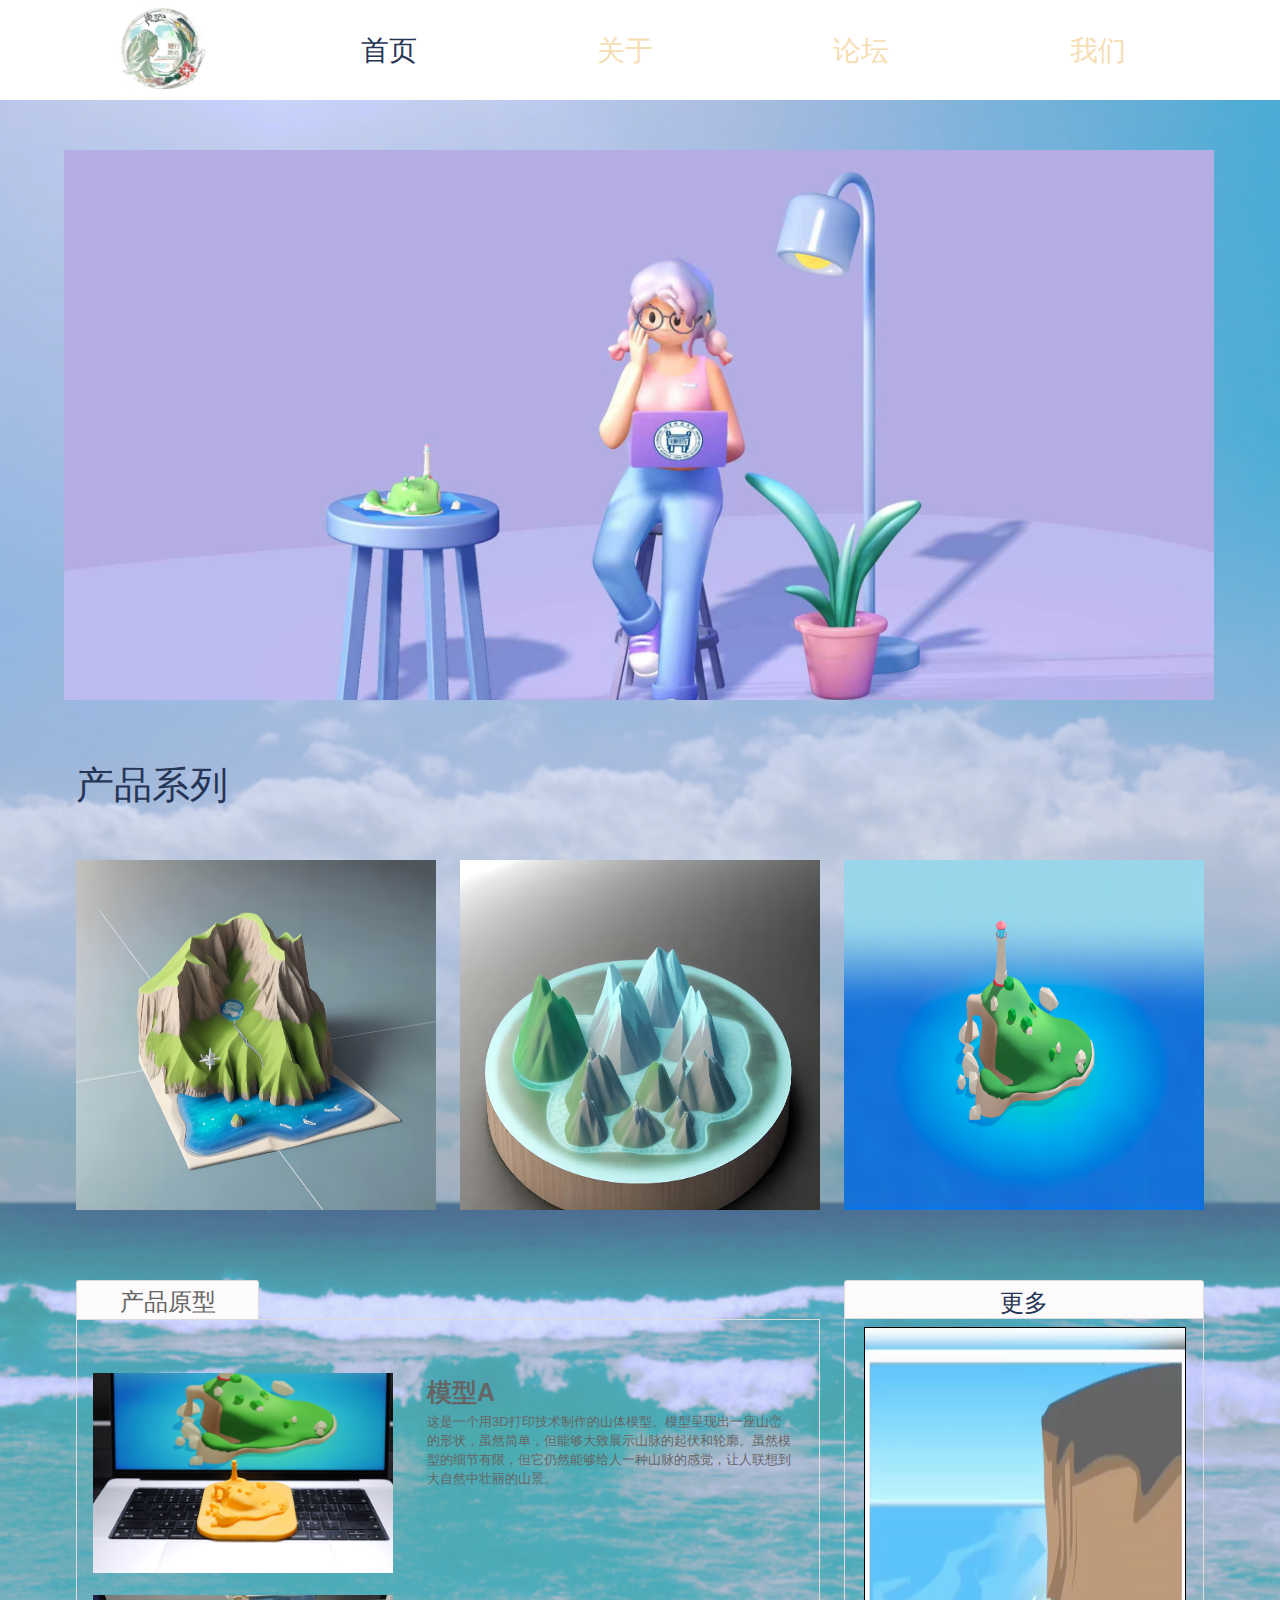
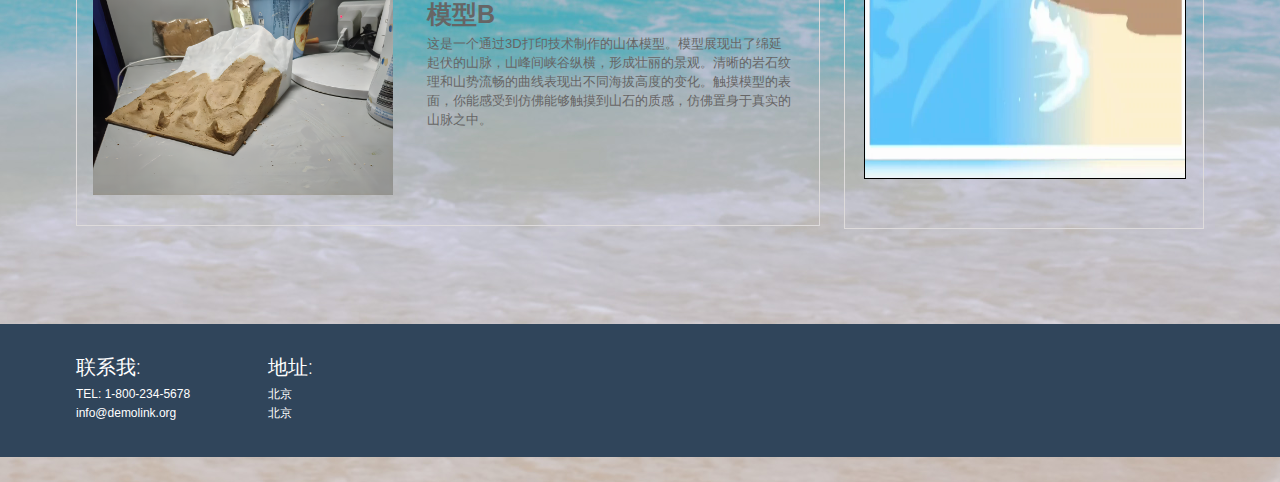
<file: webforschool0.2/index.html>
<!DOCTYPE html>
<html lang="en">

<head>
	<title>首页</title>
	<meta charset="utf-8">
	<link rel="stylesheet" href="css/style.css">
	<link rel="stylesheet" href="css/slider.css">
	<style>
		#counter {
			width: 1150px;
			height: 600px;
			position: relative;
			overflow: hidden;
		}

		#list {
			width: 3600px;
			height: 500px;
			position: absolute;
			z-index: 1;
		}

		#list img {
			margin-top: 50px;
			width: 1150px;
			height: 600px;
			float: left;
		}

		.arrow {
			position: absolute;
			top: 50%;
			text-decoration: none;
			z-index: 2;
			display: none;
			width: 40px;
			height: 40px;
			font-size: 36px;
			font-weight: bold;
			line-height: 39px;
			text-align: center;
			color: #fff;
			background-color: rgba(0, 0, 0, 1);
			cursor: pointer;
		}

		.arrow:hover {
			background-color: rgba(0, 0, 0, 0.8);
		}

		#counter:hover .arrow {
			display: block;
		}

		#pre {
			left: 20px;
		}

		#next {
			right: 20px;
		}

		#list {
			transition: left 1s;
		}

		.list {
			transition: left 0.1s;
		}

		#buttons {
			position: absolute;
			height: 10px;
			width: 120px;
			left: 250px;
			bottom: 20px;
			z-index: 2;
		}

		#buttons span {
			border: 1px solid #FFFFFF;
			border-radius: 5px;
			float: left;
			width: 10px;
			height: 10px;
			background-color: #333;
			margin-right: 5px;
			cursor: pointer;
		}

		#buttons .on {
			background: orangered;
		}
	</style>

</head>

<body class="page1">
	<!--==============================header===============================-->
	<header>
		<div class="container_12">

			<div class="menu_block">
				<nav class="">
					<ul class="sf-menu">
						<h1>
							<a href="./index.html">
								<img src="./images/logo.jpg" alt="logo图片">
							</a>
						</h1>
						<li><a style="color: #263555;" href="index.html">首页</a></li>
						<li><a href="about.html">关于</a></li>
						<li><a href="delicacies.html">论坛</a></li>
						<li><a href="">我们</a></li>
					</ul>
				</nav>
				<div class="clear"></div>
			</div>
			<div class="clear"></div>
		</div>
	</header>

	<div class="main">
		<!--=======content================================-->

		<div class="content">
			<div class="container_12">
				<div class="container_12">
					<div id="counter">
						<div id="list" style="left:0px;">
							<!-- 设置初始偏移量为0px -->
							<img src="images/un1.png" alt="1">
							<img src="images/un2.png" alt="2">
							<img src="images/un3.png" alt="3">
							<img src="images/slide2.jpg" alt="2">
							<img src="images/slide3.jpg" alt="3">
							<img src="images/slide3.jpg" alt="3">
						</div>
						<!-- 图片两边的左右点击切换图片按钮 -->
						<a href="javascript:;" id="pre" class="arrow">&lt;</a>
						<a href="javascript:;" id="next" class="arrow">&gt;</a>
					</div>
				</div>
				<div class="grid_12">
					<h3>产品系列</h3>
				</div>
				<div class="boxes">
					<!-- 跳转的地址回头改一下 -->
					<a href="./about.html">
						<div class="grid_4">
							<figure>
								<div><img src="images/slide1(1).png" alt="" style="height: 350px;"></div>
								<figcaption>
									<h3>浅水岛屿</h3>
									海风轻拂，蓝天白云映照着那片浩渺无垠的海洋。在这片广袤的水域中，孤立而独特的岛屿傲然屹立。它们就像大自然的珍宝，被蓝色的海水环抱，彷佛是大海恩赐给人类的礼物。
								</figcaption>
							</figure>
						</div>
					</a>
					<!-- 跳转的地址回头改一下 -->
					<a href="./about.html">
						<div class="grid_4">
							<figure>
								<div><img src="images/in01.png" alt="" style="height: 350px;"></div>
								<figcaption>
									<h3>群山之巅</h3>
									高耸入云的群山，仿佛是大地与天空之间的壮丽桥梁。它们雄伟而峻峭，山脉起伏如巨龙蜿蜒，将大地分割成一片片神秘而壮丽的景色。

								</figcaption>
							</figure>
						</div>
					</a>
					<!-- 跳转的地址回头改一下 -->
					<a href="./about.html">
						<div class="grid_4">
							<figure>
								<div><img src="images/in03(1).png" alt="" style="height: 350px;"></div>
								<figcaption>
									<h3>灯塔岛屿</h3>
									那如画的地方，迷人的景色常让人心醉。当黄昏染红天际，最后一缕余晖洒在岛上，将其笼罩在温暖的光芒中。夜晚降临时，岛上的灯塔开始闪烁，犹如明珠般璀璨夺目，远远地就可以看到它散发出的柔和光线。这束光芒穿越黑暗的海洋，宛如一道生命的纽带，将孤寂的航行者与大地紧密相连。
								</figcaption>
							</figure>
						</div>
					</a>
					<div class="clear"></div>
				</div>
				<div class="grid_8">
					<div id="tabs">
						<ul>
							<li><a href="#tabs-1">产品原型</a></li>
						</ul>
						<div class="clear"></div>
						<div class="tab_cont" id="tabs-1">
							<!-- 跳转的地址回头改一下 -->
							<a href="./about.html">
								<img src="images/slide3.png" style="width: 300px;height: 200px;">
								<div class="extra_wrapper">
									<div style="margin-bottom: 10px;">
										<b style="font-size: 25px;">模型A</b>
									</div>
									<p>
										这是一个用3D打印技术制作的山体模型。模型呈现出一座山峦的形状，虽然简单，但能够大致展示山脉的起伏和轮廓。虽然模型的细节有限，但它仍然能够给人一种山脉的感觉，让人联想到大自然中壮丽的山景。
									</p>


									<div class="clear "></div>

								</div>
							</a>
							<div class="clear cl1"></div>
							<!-- 跳转的地址回头改一下 -->
							<a href="./about.html">
								<img src="images/slide2.png" style="width: 300px;height: 200px;">
								<div class="extra_wrapper">
									<div style="margin-bottom: 10px;">
										<b style="font-size: 25px;">模型B</b>
									</div>
									这是一个通过3D打印技术制作的山体模型。模型展现出了绵延起伏的山脉，山峰间峡谷纵横，形成壮丽的景观。清晰的岩石纹理和山势流畅的曲线表现出不同海拔高度的变化。触摸模型的表面，你能感受到仿佛能够触摸到山石的质感，仿佛置身于真实的山脉之中。
									<div class="clear"></div>

									<div class="clear "></div>

								</div>
							</a>
						</div>
					</div>
				</div>

				<div class="grid_4">
					<!-- 跳转的地址回头改一下 -->
					<a href="./about.html">
						<div class="newsletter_title">更多</div>
						<div class="n_container">
							<img src="./images/left.png"
								style="width: 400px;height: 450px;border: 1px solid #000;margin-top: 8px;">
						</div>
					</a>
				</div>
				<div class="clear"></div>
			</div>
		</div>

		<!--==============================footer=================================-->

	</div>
	<footer>
		<div class="bottom_block">
			<div class="container_12">
				<div class="grid_2">
					<h4>联系我:</h4>
					TEL: 1-800-234-5678<br><a href="#">info@demolink.org</a>

				</div>
				<div class="grid_2">
					<h4>地址:</h4>
					北京<br><a href="#">北京</a>

				</div>
				<div class="clear"></div>
			</div>
		</div>


	</footer>

	<script type="text/javascript">
		var counter = document.getElementById("counter");
		var list = document.getElementById("list");
		var pre = document.getElementById("pre");
		var next = document.getElementById("next");
		var timer;

		//html与js结合式书写 : 变量名.style.left=数值
		var nextlist = parseInt(list.style.left); //接收偏移量的值

		//偏移量的改变
		function animals(offset) {
			var newlist = parseInt(list.style.left) + offset; //定义参数随时传递新的偏移量值
			list.style.left = newlist + 'px'; //偏移量需要单位‘像素px’，否则计算机识别不出，图片将不会移动位置
			//到达最后一张时，点击右耳朵则返回到第一张
			if (newlist < -3001) {
				list.style.left = 0 + 'px';
				list.setAttribute('class', 'list');
			}
			//在第一张时，点左耳朵则返回到最后一张
			if (newlist > 0) {
				list.style.left = -3000 + 'px';
				list.setAttribute('class', 'list');
			}
		}
		// 点击左右耳朵触发函数
		pre.onclick = function () {
			animals(1150) //点击左边耳朵，图片往左移一张，偏移量加600
		}
		next.onclick = function () {
			animals(-1150) //点击右边耳朵，图片往右移一张，偏移量减600
		}
		// 开始定时器
		function start() {
			timer = setInterval(function () {
				next.onclick()
			}, 2000);
		}
		start();
		// 关闭定时器
		function stop() {
			clearInterval(timer);
		}
		// 鼠标移出时,开始定时器
		counter.onmouseleave = start;
		// 鼠标移入时,关闭定时器
		counter.onmouseenter = stop;
	</script>
</body>

</html>
</file>
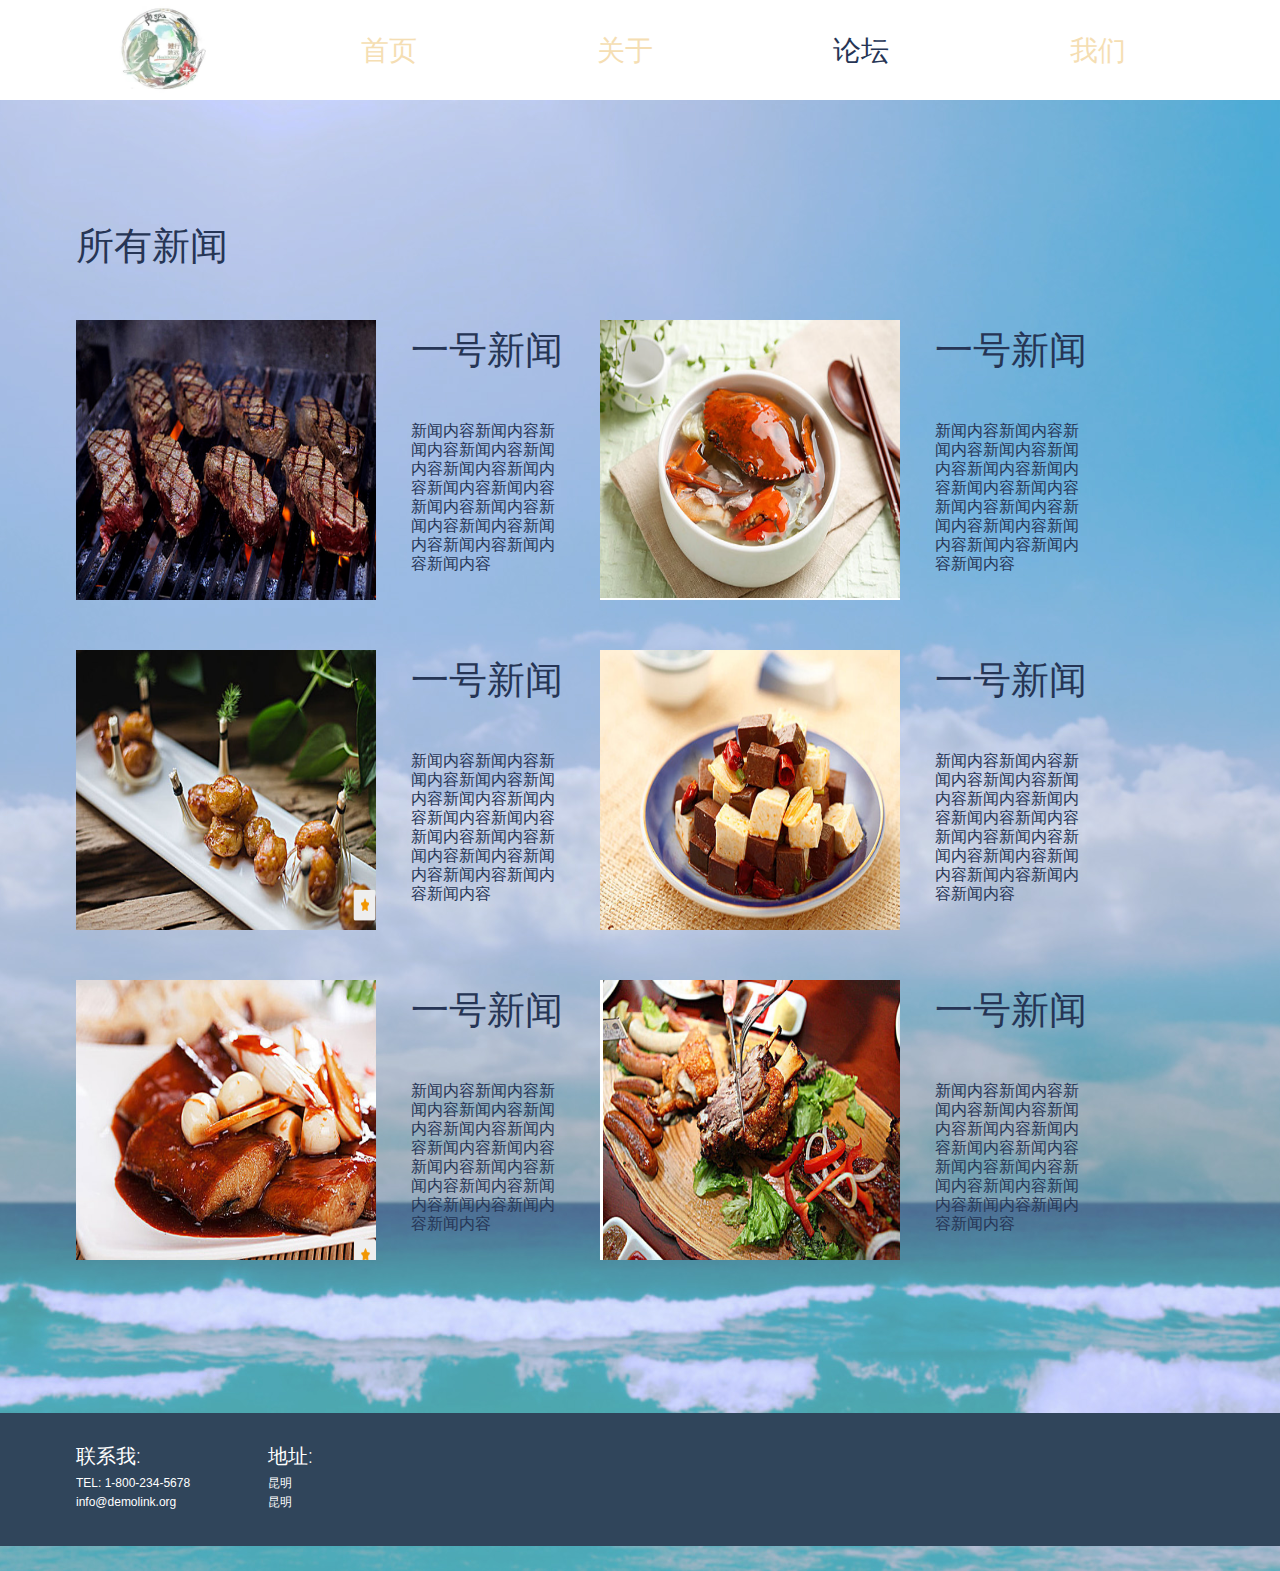
<file: webforschool0.2/delicacies.html>
<!DOCTYPE html>
<html lang="en">

<head>
	<title>Tours</title>
	<meta charset="utf-8">
	<link rel="stylesheet" href="css/style.css">

	<style>
		.img_inner {
			width: 300px;
			height: 280px;
		}
	</style>
</head>

<body class="">
	<!--==============================header=================================-->
	<header>
		<div class="container_12">

			<div class="menu_block">
				<nav class="">
					<ul class="sf-menu">
						<h1>
							<a href="./index.html">
								<img src="./images/logo.jpg" alt="logo图片">
							</a>
						</h1>
						<li><a href="index.html">首页</a></li>
						<li><a href="about.html">关于</a></li>
						<li><a style="color: #263555;" href="delicacies.html">论坛</a></li>
						<li><a href="">我们</a></li>
					</ul>
				</nav>
				<div class="clear"></div>
			</div>
			<div class="clear"></div>
		</div>
	</header>

	<div class="main">
		<!--=======content================================-->

		<div class="content">
			<div class="container_12">
				<div class="grid_10">
					<h3>所有新闻</h3>
					<div class="tours" style="width: 1500px;">
						<div class="grid_4 alpha" style="width: 500px;">
							<div class="tour">
								<img src="images/m7.png" alt="" class="img_inner fleft">
								<div class="extra_wrapper">

									<h3>一号新闻</h3>
									<p class="text1">
										新闻内容新闻内容新闻内容新闻内容新闻内容新闻内容新闻内容新闻内容新闻内容新闻内容新闻内容新闻内容新闻内容新闻内容新闻内容新闻内容新闻内容
									</p>

								</div>
							</div>
						</div>
						<div class="grid_4 omega" style="width: 500px;">
							<div class="tour">
								<img src="images/m2.png" alt="" class="img_inner fleft">
								<div class="extra_wrapper">
									<h3>一号新闻</h3>
									<p class="text1">
										新闻内容新闻内容新闻内容新闻内容新闻内容新闻内容新闻内容新闻内容新闻内容新闻内容新闻内容新闻内容新闻内容新闻内容新闻内容新闻内容新闻内容
									</p>

								</div>
							</div>
						</div>
						<div class="clear"></div>
						<div class="grid_4 alpha" style="width: 500px;">
							<div class="tour">
								<img src="images/m3.png" alt="" class="img_inner fleft">
								<div class="extra_wrapper">
									<h3>一号新闻</h3>
									<p class="text1">
										新闻内容新闻内容新闻内容新闻内容新闻内容新闻内容新闻内容新闻内容新闻内容新闻内容新闻内容新闻内容新闻内容新闻内容新闻内容新闻内容新闻内容
									</p>

								</div>
							</div>
						</div>
						<div class="grid_4 omega" style="width: 500px;">
							<div class="tour">
								<img src="images/m4.png" alt="" class="img_inner fleft">
								<div class="extra_wrapper">
									<h3>一号新闻</h3>
									<p class="text1">
										新闻内容新闻内容新闻内容新闻内容新闻内容新闻内容新闻内容新闻内容新闻内容新闻内容新闻内容新闻内容新闻内容新闻内容新闻内容新闻内容新闻内容
									</p>

								</div>
							</div>
						</div>
						<div class="clear"></div>
						<div class="grid_4 alpha" style="width: 500px;">
							<div class="tour">
								<img src="images/m5.png" alt="" class="img_inner fleft">
								<div class="extra_wrapper">
									<h3>一号新闻</h3>
									<p class="text1">
										新闻内容新闻内容新闻内容新闻内容新闻内容新闻内容新闻内容新闻内容新闻内容新闻内容新闻内容新闻内容新闻内容新闻内容新闻内容新闻内容新闻内容
									</p>

								</div>
							</div>
						</div>
						<div class="grid_4 omega " style="width: 500px;">
							<div class="tour">
								<img src="images/m6.png" alt="" class="img_inner fleft">
								<div class="extra_wrapper">
									<h3>一号新闻</h3>
									<p class="text1">
										新闻内容新闻内容新闻内容新闻内容新闻内容新闻内容新闻内容新闻内容新闻内容新闻内容新闻内容新闻内容新闻内容新闻内容新闻内容新闻内容新闻内容
									</p>

								</div>
							</div>
						</div>

					</div>
				</div>

				<div class="clear"></div>
			</div>
		</div>

		<!--=======bottom================================-->

		<!--==============================footer=================================-->

	</div>
	<footer>
		<div class="bottom_block">
			<div class="container_12">
				<div class="grid_2">
					<h4>联系我:</h4>
					TEL: 1-800-234-5678<br><a href="#">info@demolink.org</a>

				</div>
				<div class="grid_2">
					<h4>地址:</h4>
					昆明<br><a href="#">昆明</a>

				</div>
				<div class="clear"></div>
			</div>
		</div>
	</footer>

</body>

</html>
</file>
<file: webforschool0.2/css/slider.css>
/*Slider*/
.slider-relative {
	position:relative;
	overflow: hidden;
	margin-top: 71px;
}


.items {
	display: none;	
	overflow: hidden;
}

.slider-block {
	position:relative;
	height: 724px;
	
}
.slider {
	z-index:2;
	overflow: visible !important;
	height: 724px;

	position: relative;
}


/*

.pagination {
bottom: 14px;
position: absolute;
right: 157px;
z-index: 999;
}

.pagination li {
	float: left;
}

.pagination li+li {
	margin-left: 4px;
}


.pagination  li a{
	width: 15px;
	display: block;
		transition: 0s ease;
	-o-transition: 0s ease;
	-webkit-transition: 0s ease;
	height: 15px;
	background: url(../images/pagination.png) right 0 no-repeat;
}

.pagination li a:hover, .pagination li.current a {
	background-position: 0 0;
}
*/


a.prev, a.next {
	width: 56px;
	background: url(../images/prevnext.png) 0 0 no-repeat;
	height: 112px;
	position: absolute;
	display: block;
	bottom: 49px;
	z-index: 999;
	left: 45px;

}

a.next {
	left: 101px;
	width: 57px;
	background-position: right bottom;

}

a.next:hover,a.prev:hover  {
	opacity: 0.8;
}





























.slider .banner{
	top: 274px;
	left: 0px;
	position: absolute;
	font-family: 'Pathway Gothic One', sans-serif;;
	color: #fff;	
	text-transform: uppercase;
}

.slider .banner div {
	font-size: 28px;
	line-height: 65px;
	color: #263555;
	padding: 4px 19px 6px 19px;
	background: #fff;
	display: inline-block;
}

.slider .banner span {
	padding: 3px 15px 7px 19px;
	display: inline-block;
	font-size: 43px;
	line-height: 64px;
	background: #38afe5;
}
</file>
<file: webforschool0.2/css/style.css>
/**/
@import url(http://fonts.googleapis.com/css?family=Pathway+Gothic+One);
@import url(http://fonts.googleapis.com/css?family=Open+Sans+Condensed:300);

@import "../css/reset.css";
@import "../css/grid.css";
@import "../css/superfish.css";

input {
	outline: none !important;
}


html {
	width: 100%;
}

a[href^="tel:"] {
	color: inherit;
	text-decoration: none;
}

* {
	-webkit-text-size-adjust: none;
}


body {
	font: 13px/19px Arial, Helvetica, sans-serif;
	color: #666565;
	position: relative;
	min-width: 960px;
	background: #000;
	background: url(../images/bg_body.jpg) center 0 no-repeat #d6bba0;

}

.ic, .ic a {
	border: 0;
	float: right;
	background: #fff;
	color: #f00;
	width: 50%;
	line-height: 10px;
	font-size: 10px;
	margin: -220% 0 0 0;
	overflow: hidden;
	padding: 0
}

h1, h2, h3, h4, h5, h6 {
	font-weight: normal;
	font-family: 'Pathway Gothic One', sans-serif;
	color: #263555;
}

h3 {
	font-size: 38px;
	line-height: 44px;
	color: #263555;
	text-transform: uppercase;
	margin-bottom: 50px;
}

.page1 h3 {
	padding-top: 62px;
	margin-bottom: 54px;
}

h4 {
	font-size: 20px;
	line-height: 20px;
	font-weight: 300;
	font-family: 'Open Sans Condensed', sans-serif;
	color: #fff;
	text-transform: uppercase;
	padding-top: 33px;
	margin-bottom: 8px;
}


p {
	margin-bottom: 19px;
}

img {
	max-width: 100%;
}

address {
	font-style: normal;
}

ul {
	padding: 0;
	margin: 0;
	list-style: none;
}

ul.list li {
	padding-left: 35px;
	background: url(../images/marker.png) 0 3px no-repeat;
	color: #263555;
	font-size: 16px;
	line-height: 22.8px;

}

ul.list li+li {
	margin-top: 17.2px;
}

ul.list1 li+li {
	margin-top: 35px;
}

ul.list1 li+li+li {
	margin-top: 34px;
}

ul.list1 .count {
	text-align: center;
	margin-top: 3px;
	margin-right: 25px;
	float: left;
	border-radius: 500px;
	float: left;
	width: 31px;
	line-height: 30px;
	height: 31px;
	color: #fff;
	border: 1px solid #4f93b2;
	background-color: #38afe5;

}

ul.list1 .text1 {
	margin-bottom: 9px;
}

ul.list2 {
	padding-top: 2px;
	width: 34.5%;
	float: left;
}

ul.list2 li+li {
	margin-top: 21px;
}

ul.list2 li {
	background: url(../images/marker1.png) 0 5px no-repeat;
	font-size: 16px;
	line-height: 19px;
	color: #263555;
	padding-left: 23px;
}

.hor_sep {
	border-bottom: 1px solid #dedbdb;
	padding-top: 54px;
}

h3.head1 {
	padding-top: 49px;
	padding-bottom: 1px;
}

/*links*/

a {
	text-decoration: none;
	color: inherit;
	outline: none;
	transition: 0.5s ease;
	-o-transition: 0.5s ease;
	-webkit-transition: 0.5s ease;
}

a:hover {
	color: #38afe5;

}

.boxes a.btn {
	padding: 4px 16px 4px;
}

a.btn {
	color: #000;
	display: inline-block;
	background-color: #fbf6f8;
	border-radius: 5px;
	box-shadow: 0 1px 1px #dedbdb;
	font-size: 15px;
	border: 1px solid #b1aaaa;
	line-height: 15px;
	padding: 5px 16px 4px;
}

a.btn:hover {
	border-color: #476788;
	color: #fff;
	background-color: #38AFE5;
}

a.link-1 {
	color: #fa7e7e;
}

a.link-1:hover {
	color: #38AFE5;
}

/*preclass*/

.mb0 {
	margin-bottom: 0px !important;
}

.m0 {
	margin: 0 !important;
}

.ind1 {
	margin-top: 11px;
}

.pad0 {
	padding: 0 !important;
}


.pt0 {
	padding-top: 0;
}

.copyrights {
	text-indent: -9999px;
	height: 0;
	line-height: 0;
	font-size: 0;
	overflow: hidden;
}

.img_inner {
	max-width: 100%;
	-moz-box-sizing: border-box;
	-webkit-box-sizing: border-box;
	-o-box-sizing: border-box;
	box-sizing: border-box;
	margin-bottom: 25px;
	margin-top: 3px;
	position: relative;
}

.fleft {
	float: left;
	margin-right: 25px;
	margin-bottom: 0px;
}

.fright {
	float: right !important;
}

.upp {
	text-transform: uppercase;
}

.alright {
	text-align: right;
}

.center {
	text-align: center;
}

.wrapper, .extra_wrapper {
	padding: 10px;
	overflow: hidden;
}

.extra_wrapper div p {
	/* margin-top: 20px; */
}

.clear {
	float: none !important;
	clear: both;
}



/*header*/

header {
	display: block;
	position: relative;
	z-index: 999;
	/* padding-bottom: 105px; */
	background-color: white;
}

header a:hover {
	color: #000;
}

header h1 {

	width: 100px;
	top: 31px;
	left: 50%;
	margin-left: -10px;
	height: 100px;
	z-index: 999;
	/* border: 1px solid #000; */
}

header h1 a {
	display: block;
	overflow: hidden;

	text-indent: -999px;
	transition: 0s ease;
	-o-transition: 0s ease;
	-webkit-transition: 0s ease;
}

header h1 a img {
	display: block;
}

.main {
	/* background: #fff; */
	width: 1270px;
	margin: 0 auto;
}

.boxes {
	margin-bottom: 70px;
}

.boxes>div {
	position: relative;
}

.boxes figure figcaption {
	background-color: #193149;
	position: absolute;
	top: 0;
	font-size: 13px;
	line-height: 19px;
	color: #cbc6c6;
	text-align: left;
	left: 0;
	height: 100%;
	width: 183px;
	padding: 0 11px;
	opacity: 0;
	-webkit-backface-visibility: hidden;
	-moz-backface-visibility: hidden;
	-o-backface-visibility: hidden;
	backface-visibility: hidden;
	-webkit-transform-origin: 0 0;
	-moz-transform-origin: 0 0;
	-o-transform-origin: 0 0;
	transform-origin: 0 0;
	-webkit-transform: rotateY(-90deg);
	-moz-transform: rotateY(-90deg);
	-o-transform: rotateY(-90deg);
	transform: rotateY(-90deg);
	-webkit-transition: -webkit-transform 0.4s, opacity 0.1s 0.3s;
	-moz-transition: -moz-transform 0.4s, opacity 0.1s 0.3s;
	-o-transition: -moz-transform 0.4s, opacity 0.1s 0.3s;
	transition: transform 0.4s, opacity 0.1s 0.3s;
	-moz-box-sizing: border-box;
	-webkit-box-sizing: border-box;
	-o-box-sizing: border-box;
	box-sizing: border-box;
}

figcaption h3 {
	color: #ffffff;
	text-align: center;
	padding-top: 18px !important;
	font-size: 38px;
	margin-bottom: 18px !important;
	font-family: 'Open Sans Condensed', sans-serif;

}

figcaption a.btn {
	display: block;
	float: right;
	margin-top: 36px;
	margin-right: 4px;
}

.boxes {
	margin-bottom: 70px;
}


.boxes figure div {
	overflow: hidden;
}

.boxes figure {
	-webkit-perspective: 1700px;
	-moz-perspective: 1700px;
	-ms-perspective: 1700px;
	-o-perspective: 1700px;
	perspective: 1700px;

	-webkit-perspective-origin: 0 50%;
	-moz-perspective-origin: 0 50%;
	-ms-perspective-origin: 0 50%;
	-o-perspective-origin: 0 50%;
	perspective-origin: 0 50%;
	background-color: #193149;
}


.boxes a.btn {
	box-shadow: none;
}

.boxes figure img {
	position: relative;
	transition: 0.5s ease;
	-o-transition: 0.5s ease;
	-webkit-transition: 0.5s ease;
}

.boxes figure:hover img {
	-webkit-transform: translateX(25%);
	-moz-transform: translateX(25%);
	-ms-transform: translateX(25%);
	transform: translateX(25%);
}

.boxes figure:hover figcaption {
	opacity: 1;
	-webkit-transform: rotateY(0deg);
	-moz-transform: rotateY(0deg);
	-o-transform: rotateY(0deg);
	transform: rotateY(0deg);
	-webkit-transition: -webkit-transform 0.4s, opacity 0.1s;
	-moz-transition: -moz-transform 0.4s, opacity 0.1s;
	-o-transition: -moz-transform 0.4s, opacity 0.1s;
	transition: transform 0.4s, opacity 0.1s;
}



a.gal {
	display: block;
	margin-bottom: 23px;
	background: url(../images/magnify.png) center center no-repeat #373737;
}

a.gal img {
	transition: 0.5s ease;
	-o-transition: 0.5s ease;
	-webkit-transition: 0.5s ease;
}

a.gal:hover img {
	opacity: 0.5;
}

.gallery .img_inner {
	margin-bottom: 0;
}

.gallery .clear {
	height: 46px;
}

/*Content*/

.content {
	padding-top: 123px;
	padding-bottom: 128px;
}

.page1 .content {
	padding-top: 0;
	padding-bottom: 70px;
}

.tab_cont {
	height: 400px;
	border: 1px solid #dedbdb;
	padding: 53px 16px 52px 16px;
}

.tab_cont a.btn {
	display: block;
	float: right;
	margin-top: 21px;
	margin-right: 15px;
	margin-bottom: 2px;
}

.tab_cont a.btn.bt1 {
	margin-top: 16px;
}

.tab_cont img {
	float: left;
	margin-right: 24px;
}

.tab_cont .text1 {
	position: relative;
	top: -5px;
	margin-bottom: 17px;

}

.style1 {
	color: #000;
	line-height: 19px;
}

.style1 a {
	color: #fa7e7e;
}

.style1 a:hover {
	color: #000;
}

#tabs ul li {
	border-radius: 3px 3px 0 0;
	float: left;
	position: relative;
	background-color: #fcfafa;
	min-width: 181px;
	text-align: center;
	border-top: 1px solid #dedbdb;
	border-right: 1px solid #dedbdb;
}

#tabs ul li.ui-state-active {
	background-color: #fff;
}

#tabs ul li.ui-state-active:after {
	content: '';
	left: 0;
	right: 0;
	bottom: -1px;
	position: absolute;
	display: block;
	height: 1px;
	background-color: #fff;
}

#tabs ul li.ui-state-active a {
	color: #38afe5;
}

#tabs ul li:first-child {
	border-left: 1px solid #dedbdb;
}

#tabs ul li a {
	display: block;
	padding: 6px 0 4px;
	font: 24px/28px 'Pathway Gothic One', sans-serif;
	text-transform: uppercase;
}

.text1 {
	font-size: 16px;
	line-height: 19px;
	color: #263555;
}

.page1 .text1 {
	font-size: 16.8px;
	line-height: 22.8px;
	color: #263555;
}

p.text1 {
	margin-bottom: 18px;
}

p.text1.tx2 {
	width: 800px;
	/* border: 1px solid #000; */
	display: inline-block;
	margin-bottom: 20px;
	margin-right: 100px;
}

.tab_cont .text1.tx1 {
	top: -6px;
	margin-bottom: 22px;
}

.clear.cl1 {
	height: 20px;
	margin-bottom: 2px;
}

.newsletter_title {
	border: 1px solid #dedbdb;
	font: 300 24px/27px 'Open Sans Condensed', sans-serif;
	color: #263555;
	border-radius: 3px 3px 0 0;
	padding: 7px 0 3px;
	background-color: #fcfafa;
	text-transform: uppercase;
	text-align: center;
}


#newsletter {
	position: relative;
	overflow: hidden;
	padding-bottom: 20px;
	margin-bottom: 32px;
}

#newsletter span {
	display: block;
	padding-top: 8px;
	margin-bottom: 14px;
}

.n_container {
	padding: 0 19px 49px;
	border: 1px solid #dedbdb;
	border-top: 0;
}

#newsletter .text1 {
	text-align: center;
	padding-top: 49px;
	margin-bottom: 26px;
}

.none {
	display: none;
}

#newsletter input {
	float: left;
	border: 2px solid #e6e4e4;
	border-radius: 6px;
	color: #868f8f;
	width: 100%;
	height: 34px;
	font: 15.6px/22.8px Arial, Helvetica, sans-serif;
	padding: 4px 32px 5px;
	box-shadow: none !important;
	-moz-box-sizing: border-box;
	-webkit-box-sizing: border-box;
	-o-box-sizing: border-box;
	box-sizing: border-box;
}

#newsletter a {
	display: block;
	position: absolute;
	background: url(../images/envel.png) 6px 9px no-repeat;
	width: 34px;
	height: 34px;
	top: 99px;
	right: 0px;
}

#newsletter a:hover {
	opacity: 0.5;
}

#newsletter .error, #form1 .empty {
	height: 0px;
	bottom: -35px;
	width: 100%;
	left: 0;
	font-size: 10px;
	line-height: 13px;
	display: block;
	overflow: hidden;
	z-index: 999;
	color: #ff0000;
	-webkit-transition: 0.3s ease-out;
	-o-transition: all 0.3s ease-out;
	transition: all 0.3s ease-out;
	position: absolute;
}

#newsletter label.invalid .error {
	/*display: block;*/
	height: 40px;

}

#newsletter .success {
	width: 100%;
	z-index: 999;
	-moz-box-sizing: border-box;
	-webkit-box-sizing: border-box;
	-o-box-sizing: border-box;
	box-sizing: border-box;
	display: none;
	top: 98px;
	text-align: center;
	background: #fff;
	border: 2px solid #e6e4e4;
	border-radius: 6px;
	color: #868f8f;
	left: 0px;
	font-size: 15.6px;
	overflow: hidden;
	padding: 10px;
	-webkit-transition: 0.3s ease-out;
	-o-transition: all 0.3s ease-out;
	transition: all 0.3s ease-out;
	position: absolute;
}

.bottom_block {
	background-color: #30455b;
	color: #ffffff;
	font-size: 12px;
	padding-bottom: 34px;
}

.bottom_block ul li {
	font: 18px/18px 'Open Sans Condensed', sans-serif;
	text-transform: uppercase;
}

.bottom_block ul li+li {
	margin-top: 10px;
}

.bottom_block ul {
	padding-top: 42px;
}

blockquote {
	margin-top: -37px;
}

blockquote p {
	background-color: #fcfafa;
	padding: 24px 22px 26px;
	margin-bottom: 0 !important;
	border: 1px solid #dedbdb;
}

.bq_bot {
	margin-top: -1px;
	padding-top: 65px;
	position: relative;
	padding-left: 34px;
	background: url(../images/bq_bot_bg.png) 113px 0 no-repeat;
}

.bq_bot .text1 {
	margin-bottom: 20px;
	padding-left: 14px;
}

.tour .text1 {
	margin-bottom: 13px;
}

.tour {
	overflow: hidden;
}

.price span {
	padding-top: 4px;
	display: block;
	text-transform: uppercase;
	color: #38afe5;
	font-size: 16px;
}

.price {
	margin-bottom: 14px;
}

.price+.price {
	margin-bottom: 40px;
}

.tours .clear {
	height: 47px;
}

.form1 {
	margin-right: 2px;
}

.jqTransformHidden {
	display: none;
}


.jqTransformSelectWrapper {
	position: relative;
	height: 25px;
	width: 100% !important;
	float: left;
	border: 1px solid #dedbdb;
}

.jqTransformSelectWrapper div span {

	font-size: 13px;
	float: none;
	position: absolute;
	white-space: nowrap;
	height: 25px;
	line-height: 16px;
	overflow: hidden;
	cursor: pointer;
	border: 3px;
	padding: 4px 9px 3px;
	background: #fcfafa;
	width: 100% !important;
	color: #868f8f !important;
	-moz-box-sizing: border-box;
	-webkit-box-sizing: border-box;
	-o-box-sizing: border-box;
	box-sizing: border-box;
	/*border: 1px solid #CCCCCC;*/
	/*	border-right: none;*/
}

.jqTransformSelectWrapper a:after {
	display: none;
}

.jqTransformSelectWrapper a.jqTransformSelectOpen {
	display: block;
	position: absolute;
	right: -1px;
	top: -1px;
	width: 28px !important;
	height: 25px !important;
	padding: 0;
	border: 1px solid #e0dddd;
	background: url(../images/select.png) no-repeat center center;
}

.jqTransformSelectWrapper:hover a.jqTransformSelectOpen {
	background-color: #38AFE5;
	border-color: #38AFE5;
}

.jqTransformSelectWrapper ul {
	position: absolute;
	top: 28px;
	left: -1px;
	height: auto !important;
	list-style: none;
	background-color: #e3e2e2;
	display: none;
	border: 1px solid #d1cccc;
	margin: 0px;
	width: 100% !important;
	padding: 0px;
	overflow: auto;
	overflow-y: auto;
	z-index: 10;
	color: #fff;
	padding-top: 3px;
	padding-bottom: 7px;
}

.jqTransformSelectWrapper ul a {
	display: block;
	padding: 0 9px;
	line-height: 19px;
}

#form2 .jqTransformSelectWrapper {
	margin-bottom: 27px;
}

#form2 a.btn {
	margin-top: 47px !important;
}

#form2 span {
	margin-bottom: 8px;
}

.form1 span.col1 {
	display: inline-block;
	margin-bottom: 2px !important;
}


.form1 span {
	margin-bottom: 9px;
	display: block;
}

.form1 a.btn {
	margin-top: 74px;
	margin-bottom: 13px;
}

.blog {
	overflow: hidden;
}

.blog .links {
	overflow: hidden;
	margin-bottom: 15px;
	padding-top: 1px;
}

.blog a.btn {
	margin-top: 23px;
}

a.comment {
	margin-top: 2px;
	display: inline-block;
	float: right;
	margin-right: 85px;
}


.blog+.blog {
	border-top: 1px solid #dedbdb;
	margin-top: 60px;
	padding-top: 58px;
}



.blog time {
	text-align: center;
	display: block;
	background-color: #38afe5;
	border-radius: 500px;
	color: #fff;
	width: 39px;
	height: 30px;
	padding-top: 9px;
	font-size: 11px;
	line-height: 11px;
	float: left;
	margin-right: 13px;
	margin-top: 3px;
}

ul.list2.l1 {
	width: auto;
	float: none;
	padding-top: 0;
	margin-bottom: 43px;
}

/****Map***/

.map {
	padding-top: 0px;
	margin-top: -2px;
}

.map figure {

	width: 550px;
	-moz-box-sizing: border-box;
	-webkit-box-sizing: border-box;
	-o-box-sizing: border-box;
	box-sizing: border-box;
	display: block;
	margin-right: 26px;
	padding-top: 2px;

}

.map figure iframe {
	width: 550px;
	height: 414px;
	max-width: 100%;
}


.map address {
	overflow: hidden;
}

.map address+address {
	margin-top: 43px;
}


.map address+address dt {
	margin-bottom: 5px;
}

.map .text2 {
	margin-bottom: 21px;
	font: bold 24px/24px 'Marvel', sans-serif;
	color: #000;
	padding-top: 1px;
}

address dt {
	margin-bottom: 19px;
}


address dd span {
	min-width: 95px;
	display: inline-block;
	text-align: left;
}




/************Footer***********/

footer {
	display: block;
	padding: 25px 0;
	color: #6b6868;
}

.socials {
	text-align: center;
	margin-bottom: 21px;
}

.socials a {
	margin: 0 5px;
	display: inline-block;
	width: 46px;
	height: 46px;
	background: url(../images/socials.png) 0 0 no-repeat;
}

.socials a+a {
	background-position: -60px 0;
}

.socials a+a+a {
	background-position: -122px 0;
}

.socials a+a+a+a {
	background-position: right 0;
}

.socials a:hover {
	opacity: 0.5;
}

.copy {
	text-align: center;
	color: #fff;
	font-size: 12px;
}



.f_bot {
	padding-top: 26px;
	padding-bottom: 40px;
	color: #797979;
}

/**to top**/
#toTop {
	display: none;
	text-decoration: none;
	position: fixed;
	bottom: 30px;
	margin-right: -620px !important;
	overflow: hidden;
	width: 36px;
	height: 37px;
	border: none;
	text-indent: -999px;
	z-index: 999;
	background: url(../images/totop.png) no-repeat left top;
	transition: 0s ease;
	-webkit-transition: 0s ease;
	-o-transition: 0s ease;
}

#toTop:hover {
	background-position: right 0;
}

.text1_img {
	border: 1px solid #000;
	width: 200px;
	height: 200px;
	display: inline-block;
	border: 1px solid #000;
}

.text1_img img {
	width: 100%;
	height: 100%;
}
</file>
